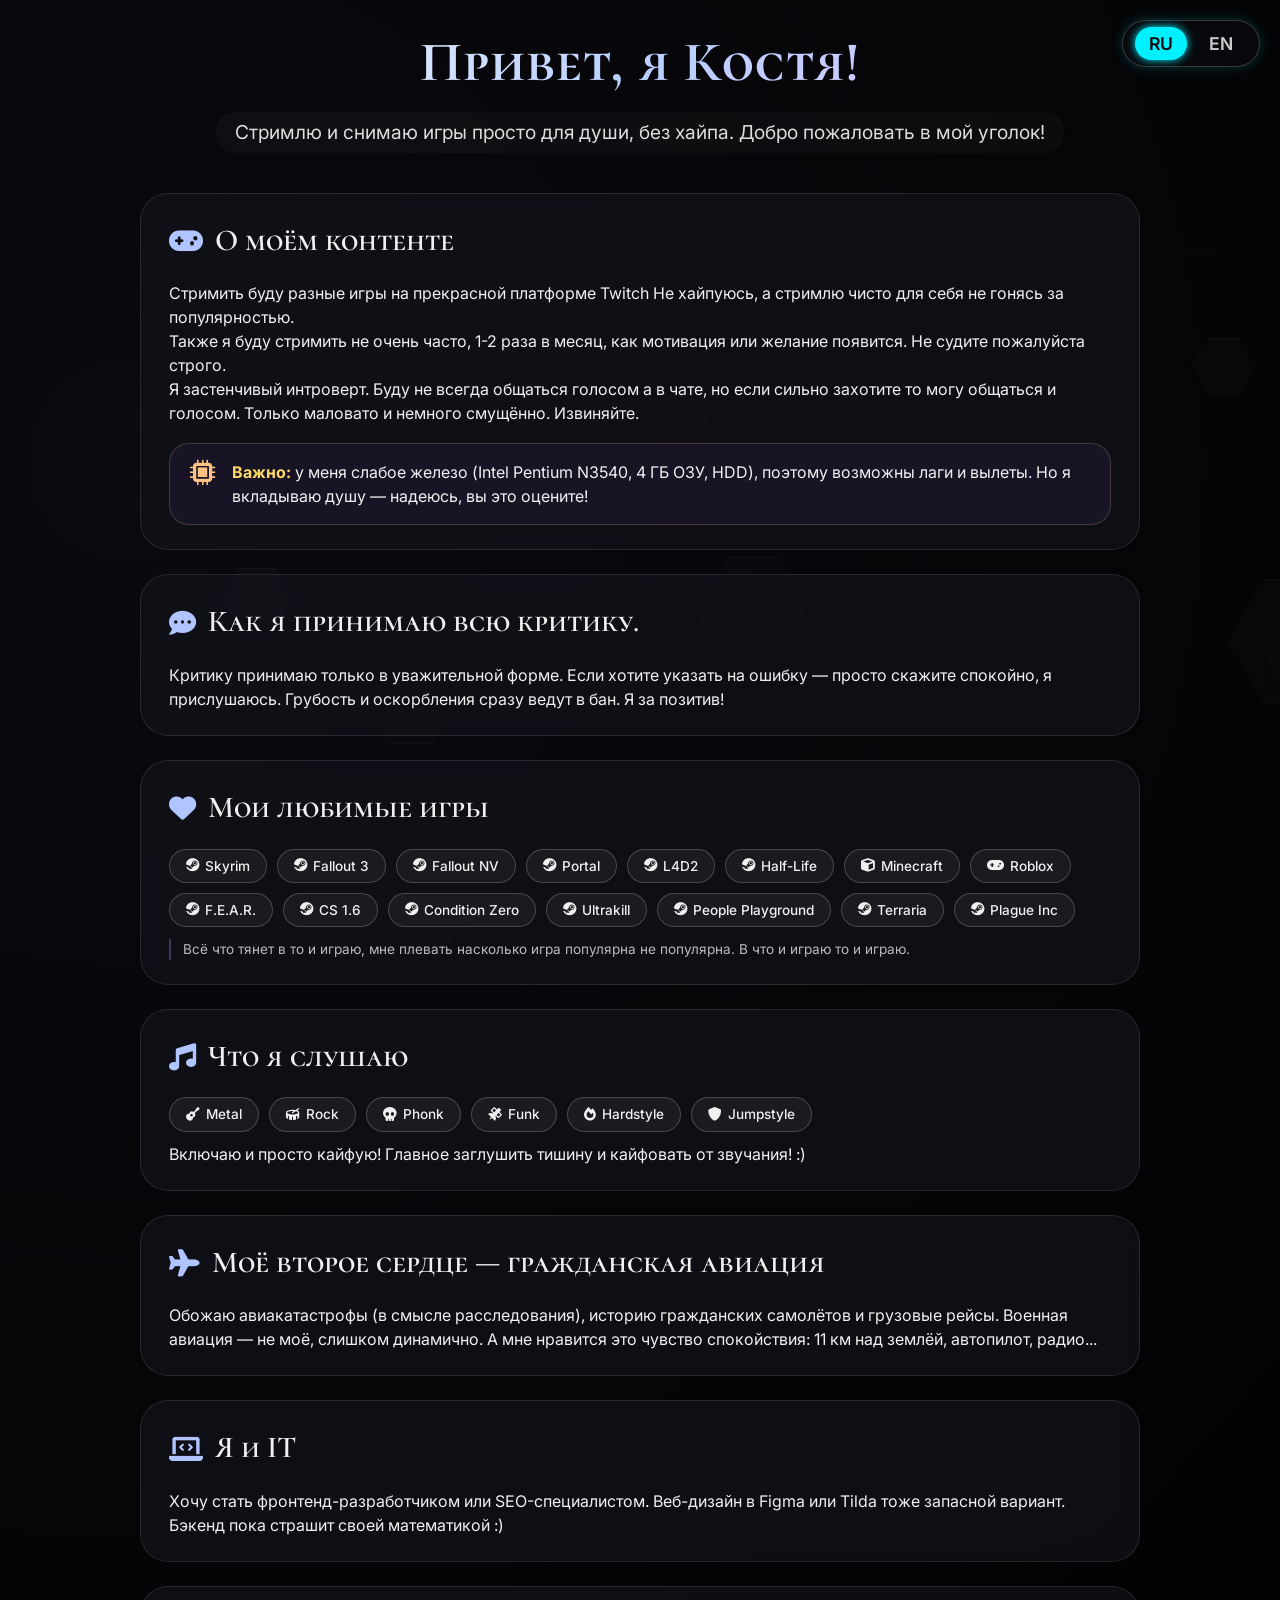
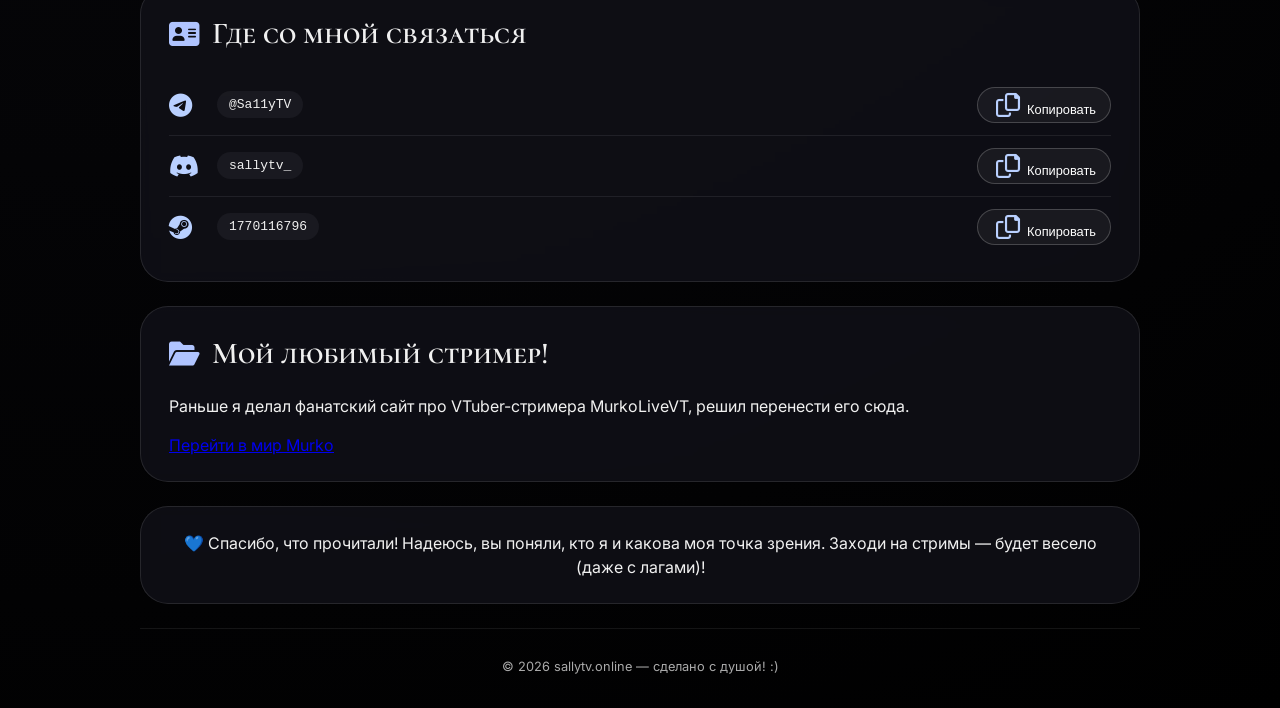
<file: index.html>
<!DOCTYPE html>
<html lang="ru">
<head>
    <meta charset="UTF-8">
    <meta name="viewport" content="width=device-width, initial-scale=1.0, viewport-fit=cover">
    
    <title>SallyTV | Стримы, игры и IT от Кости!</title>
    
    <meta name="description" content="Сайт-визитка Кости (SallyTV), Стримы без хайпа, рок, авиация и планы на фронтенд. Присоединяйся к позитиву!">
    <meta name="author" content="Konstantin SallyTV">
    <meta name="robots" content="index, follow, max-snippet:-1">
    <meta name="theme-color" content="#0a0a0f">
    
    <link rel="canonical" href="https://sallytv.online/">
    <link rel="icon" type="image/x-icon" href="/favicon.ico">
    <link rel="apple-touch-icon" href="/img/apple-touch-icon.png">
    
    <link rel="preconnect" href="https://fonts.googleapis.com">
    <link rel="preconnect" href="https://fonts.gstatic.com" crossorigin>
    
    <meta property="og:type" content="website">
    <meta property="og:title" content="SallyTV — стримы для души от Костяна">
    <meta property="og:description" content="Игры, метал, авиация и IT. Добро пожаловать в мой уголок!">
    <meta property="og:image" content="https://sallytv.online/img/og-image.jpg">
    <meta property="og:url" content="https://sallytv.online">
    <meta property="og:locale" content="ru_RU">
    
    <meta name="twitter:card" content="summary_large_image">
    <meta name="twitter:title" content="SallyTV — уголок Кости">
    <meta name="twitter:description" content="Стримы, ретро-PC, любовь к авиации и року. Заходи как к другу!">
    <meta name="twitter:image" content="https://sallytv.online/img/og-image.jpg">
    
    <script type="application/ld+json">
    {
      "@context": "https://schema.org",
      "@type": "Person",
      "name": "Konstantin SallyTV",
      "alternateName": "SallyTV",
      "description": "Стример и создатель контента а также застенчивый интроверт. Играет в игры для души, увлекается гражданской авиацией, рок-музыкой и фронтенд-разработкой.",
      "url": "https://sallytv.online",
      "image": "https://sallytv.online/img/avatar.jpg",
      "sameAs": [
        "https://t.me/Sa11yTV",
        "https://steamcommunity.com/profiles/1770116796"
      ],
      "knowsAbout": ["Видеоигры", "Фронтенд-разработка", "Гражданская авиация", "Рок-музыка"],
      "contactPoint": {
        "@type": "ContactPoint",
        "contactType": "social media",
        "url": "https://t.me/Sa11yTV",
        "availableLanguage": "Russian"
      }
    }
    </script>
    
   <link href="https://fonts.googleapis.com/css2?family=Inter:opsz,wght@14..32,300;400;500;600;700&family=Cormorant+SC:wght@400;500;600;700&display=swap" rel="stylesheet">
    <link rel="stylesheet" href="https://cdnjs.cloudflare.com/ajax/libs/font-awesome/6.0.0-beta3/css/all.min.css">
    <link rel="stylesheet" href="style.css">
</head>
<body>

<div class="lang-switch">
    <button id="langRu" class="lang-btn active">RU</button>
    <button id="langEn" class="lang-btn">EN</button>
</div>

<div class="hexagon-bg" id="hexagonBg"></div>
<div class="container">
    <header>
        <h1>Привет, я Костя!</h1>
        <div class="intro">Стримлю и снимаю игры просто для души, без хайпа. Добро пожаловать в мой уголок!</div>
    </header>

    <main>
        <section class="card" style="animation-delay: 0.02s;">
            <h2><i class="fas fa-gamepad"></i> О моём контенте</h2>
            <p>Стримить буду разные игры на прекрасной платформе Twitch Не хайпуюсь, а стримлю чисто для себя не гонясь за популярностью.</p>
            <p>Также я буду стримить не очень часто, 1-2 раза в месяц, как мотивация или желание появится. Не судите пожалуйста строго.</p>
            <p>Я застенчивый интроверт. Буду не всегда общаться голосом а в чате, но если сильно захотите то могу общаться и голосом. Только маловато и немного смущённо. Извиняйте.</p>
            <div class="warning">
                <i class="fas fa-microchip"></i>
                <p><strong>Важно:</strong> у меня слабое железо (Intel Pentium N3540, 4 ГБ ОЗУ, HDD), поэтому возможны лаги и вылеты. Но я вкладываю душу — надеюсь, вы это оцените!</p>
            </div>
        </section>

        <section class="card" style="animation-delay: 0.05s;">
            <h2><i class="fas fa-comment-dots"></i> Как я принимаю всю критику.</h2>
            <p>Критику принимаю только в уважительной форме. Если хотите указать на ошибку — просто скажите спокойно, я прислушаюсь. Грубость и оскорбления сразу ведут в бан. Я за позитив!</p>
        </section>

        <section class="card" style="animation-delay: 0.08s;">
            <h2><i class="fas fa-heart"></i> Мои любимые игры</h2>
            <div class="tags">
                <a href="https://store.steampowered.com/app/489830/" class="tag" target="_blank" rel="noopener noreferrer"><i class="fab fa-steam"></i> Skyrim</a>
                <a href="https://store.steampowered.com/app/22370/" class="tag" target="_blank" rel="noopener noreferrer"><i class="fab fa-steam"></i> Fallout 3</a>
                <a href="https://store.steampowered.com/app/22380/" class="tag" target="_blank" rel="noopener noreferrer"><i class="fab fa-steam"></i> Fallout NV</a>
                <a href="https://store.steampowered.com/app/400/" class="tag" target="_blank" rel="noopener noreferrer"><i class="fab fa-steam"></i> Portal</a>
                <a href="https://store.steampowered.com/app/550/" class="tag" target="_blank" rel="noopener noreferrer"><i class="fab fa-steam"></i> L4D2</a>
                <a href="https://store.steampowered.com/app/70/" class="tag" target="_blank" rel="noopener noreferrer"><i class="fab fa-steam"></i> Half-Life</a>
                <a href="https://www.minecraft.net/" class="tag" target="_blank" rel="noopener noreferrer"><i class="fas fa-cube"></i> Minecraft</a>
                <a href="https://www.roblox.com/" class="tag" target="_blank" rel="noopener noreferrer"><i class="fas fa-gamepad"></i> Roblox</a>
                <a href="https://store.steampowered.com/app/21090/" class="tag" target="_blank" rel="noopener noreferrer"><i class="fab fa-steam"></i> F.E.A.R.</a>
                <a href="https://store.steampowered.com/app/10/" class="tag" target="_blank" rel="noopener noreferrer"><i class="fab fa-steam"></i> CS 1.6</a>
                <a href="https://store.steampowered.com/app/80/" class="tag" target="_blank" rel="noopener noreferrer"><i class="fab fa-steam"></i> Condition Zero</a>
                <a href="https://store.steampowered.com/app/1229490/" class="tag" target="_blank" rel="noopener noreferrer"><i class="fab fa-steam"></i> Ultrakill</a>
                <a href="https://store.steampowered.com/app/1118200/" class="tag" target="_blank" rel="noopener noreferrer"><i class="fab fa-steam"></i> People Playground</a>
                <a href="https://store.steampowered.com/app/105600/" class="tag" target="_blank" rel="noopener noreferrer"><i class="fab fa-steam"></i> Terraria</a>
                <a href="https://store.steampowered.com/app/246620/Plague_Inc_Evolved/" class="tag" target="_blank" rel="noopener noreferrer"><i class="fab fa-steam"></i> Plague Inc</a>
            </div>
            <p class="note">Всё что тянет в то и играю, мне плевать насколько игра популярна не популярна. В что и играю то и играю.</p>
        </section>

        <section class="card" style="animation-delay: 0.11s;">
            <h2><i class="fas fa-music"></i> Что я слушаю</h2>
            <div class="tags">
                <span class="tag"><i class="fas fa-guitar"></i> Metal</span>
                <span class="tag"><i class="fas fa-drum"></i> Rock</span>
                <span class="tag"><i class="fas fa-skull"></i> Phonk</span>
                <span class="tag"><i class="fas fa-satellite"></i> Funk</span>
                <span class="tag"><i class="fas fa-fire"></i> Hardstyle</span>
                <span class="tag"><i class="fas fa-shield-alt"></i>Jumpstyle</span>
            </div>
            <p>Включаю и просто кайфую! Главное заглушить тишину и кайфовать! Я же интроверт и мне это надо. Хах. :)</p>
        </section>

        <section class="card" style="animation-delay: 0.14s;">
            <h2><i class="fas fa-plane"></i> Моё второе сердце — гражданская авиация</h2>
            <p>Обожаю авиакатастрофы (в смысле расследования), историю гражданских самолётов и грузовые рейсы. Военная авиация — не моё, слишком динамично. А мне нравится это чувство спокойствия: 11 км над землёй, автопилот, радио...</p>
        </section>

        <section class="card" style="animation-delay: 0.17s;">
            <h2><i class="fas fa-laptop-code"></i> Я и IT</h2>
            <p>Хочу стать фронтенд-разработчиком или SEO-специалистом. Веб-дизайн в Figma или Tilda тоже запасной вариант. Бэкенд пока страшит своей математикой :)</p>
        </section>

        <section class="card contacts" style="animation-delay: 0.20s;">
            <h2><i class="fas fa-address-card"></i> Где со мной связаться</h2>
            <ul class="contact-list">
                <li><i class="fab fa-telegram"></i> <span class="copy-text" data-copy="@Sa11yTV">@Sa11yTV</span> <button class="copy-btn" data-copy="@Sa11yTV"><i class="far fa-copy"></i> Копировать</button></li>
                <li><i class="fab fa-discord"></i> <span class="copy-text" data-copy="sallytv_">sallytv_</span> <button class="copy-btn" data-copy="sallytv_"><i class="far fa-copy"></i> Копировать</button></li>
                <li><i class="fab fa-steam"></i> <span class="copy-text" data-copy="1770116796">1770116796</span> <button class="copy-btn" data-copy="1770116796"><i class="far fa-copy"></i> Копировать</button></li>
            </ul>
        </section>
        
        <section class="card" style="animation-delay: 0.26s;">
            <h2><i class="fas fa-folder-open"></i> Мой любимый стример!</h2>
            <p>Раньше я делал фанатский сайт про VTuber-стримера MurkoLiveVT, решил перенести его сюда.</p>
            <a href="/murkolive/" class="bio-button" style="display: inline-block; margin-top: 15px;">Перейти в мир Murko</a>
        </section>

        <section class="card" style="animation-delay: 0.23s;">
            <p style="text-align:center; font-size:1rem;">💙 Спасибо, что прочитали! Надеюсь, вы поняли, кто я и какова моя точка зрения. Заходи на стримы — будет весело (даже с лагами)!</p>
        </section>
    </main>

    <footer>
        <p>© <span id="current-year"></span> sallytv.online — сделано с душой! :)</p>
    </footer>
</div>

<div id="toastMessage" class="toast-notify">✓ Скопировано!</div>

<script src="script.js" defer></script>
</body>
</html>
</file>
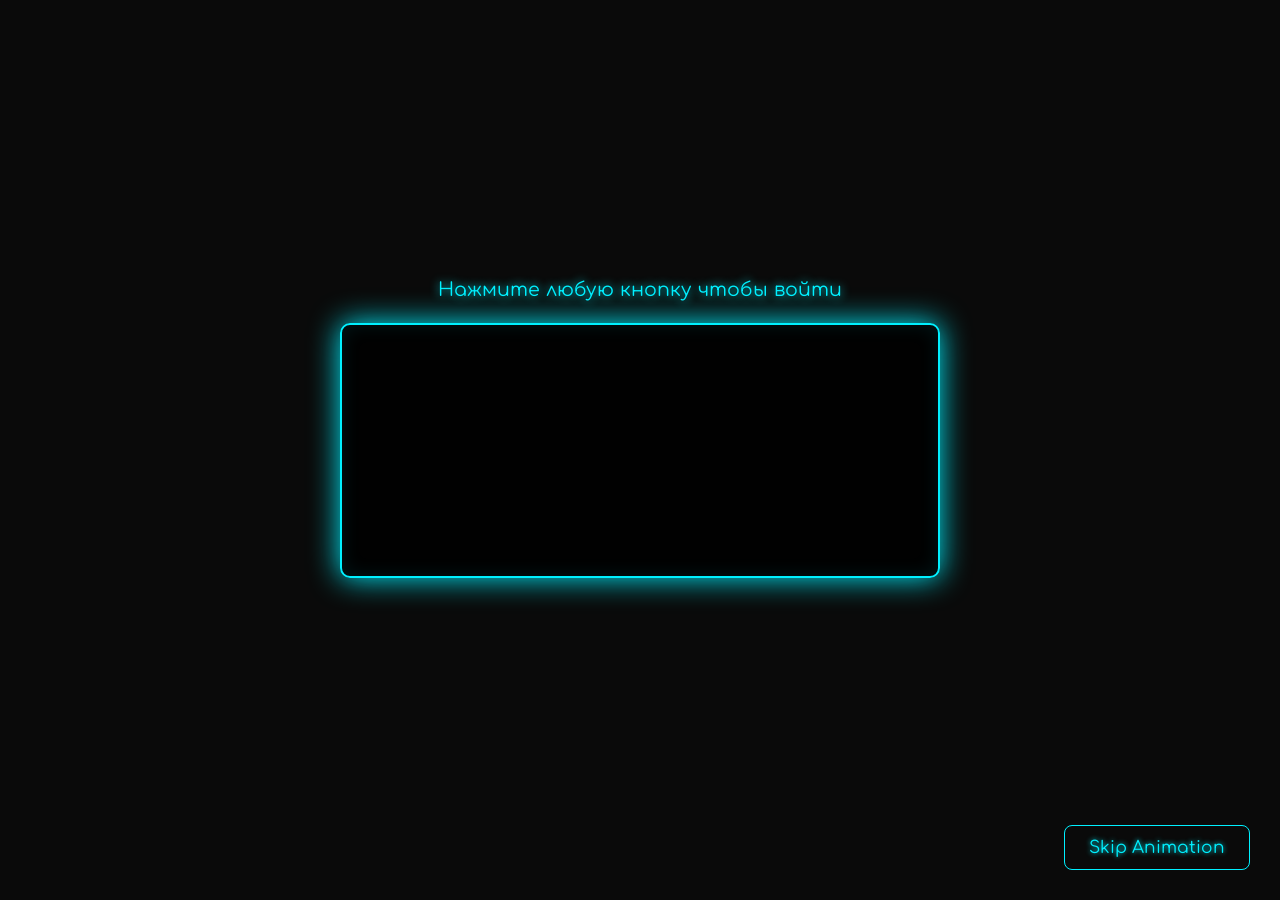
<file: murkolive/index.html>
<!DOCTYPE html>
<html lang="ru" itemscope itemtype="https://schema.org/WebSite">
<head>
    <meta charset="UTF-8">
    <meta name="viewport" content="width=device-width, initial-scale=1.0">
    
    <!-- ОПТИМИЗИРОВАННЫЕ МЕТА-ТЕГИ -->
    <title>MurkoVT - Дом для самых тёплых стримов | Фанатский сайт с любовью</title>
    <meta name="description" content="Уютный уголок для фанатов MurkoLiveVT. Здесь живёт расписание стримов, архив самых тёплых моментов и всё, что нужно для сердца настоящего фаната Мурко.">
    <meta name="keywords" content="MurkoLiveVT, Мурко стример, уютные стримы, русский VTuber, наш Мурко, комьюнити Murko, Murko, Мурко, Мурко Лайв, Murko Live, Мурко Стрим, Murko Stream, Мурко Втубер, Murko Vtuber, Втубер, Vtuber, ВТ, VT, Втуберы, Vtubers, Витуберы, Vituber, Стрим, Stream, Twitch, Telegram, Tiktok, SallyTV, Katalca, Giftirk, СаллиТВ, Салли, Каталка, Гифтирк, MurkoVT, МуркоВТ.">
    <meta name="author" content="SallyTV с любовью к Мурко">
    
    <!-- МИКРОРАЗМЕТКА SCHEMA.ORG -->
    <script type="application/ld+json">
    {
        "@context": "https://schema.org",
        "@type": "Person",
        "name": "MurkoVT",
        "description": "Тот самый VTuber, у которого стримы как тёплый плед в холодный вечер",
        "url": "https://murkolive.info",
        "image": "https://murkolive.info/Media/MurkoLive.jpg",
        "sameAs": [
            "https://t.me/murkoLiveVT",
            "https://www.twitch.tv/murkolivevt",
            "https://www.youtube.com/@MurkoVideos",
            "https://www.tiktok.com/@murkovideos"
        ],
        "knowsAbout": ["VTuber", "Стриминг", "Уютные разговоры", "Игры с душой"],
        "mainEntityOfPage": {
            "@type": "WebPage",
            "@id": "https://murkolive.info"
        }
    }
    </script>

    <!-- OPEN GRAPH -->
    <meta property="og:title" content="MurkoVT - Здесь живёт уют">
    <meta property="og:description" content="Место, где фанаты Мурко собираются вместе. Расписание стримов, архив счастливых моментов и море тёплых воспоминаний.">
    <meta property="og:image" content="https://murkolive.info/Media/MurkoLive.jpg">
    <meta property="og:url" content="https://murkolive.info">
    <meta property="og:type" content="website">
    <meta property="og:site_name" content="Дом MurkoLiveVT">
    <meta property="og:locale" content="ru_RU">

    <!-- TWITTER CARD -->
    <meta name="twitter:card" content="summary_large_image">
    <meta name="twitter:title" content="MurkoVT - Наш уютный уголок">
    <meta name="twitter:description" content="Фанатский сайт, созданный с нежностью и заботой о самом тёплом VTuber">
    <meta name="twitter:image" content="https://murkolive.info/Media/MurkoLive.jpg">

    <!-- FAVICON -->
    <link rel="icon" type="image/x-icon" href="https://murkolive.info/favicons/favicon.ico">
    <link rel="icon" type="image/png" sizes="32x32" href="https://murkolive.info/favicons/favicon-32x32.png">
    <link rel="icon" type="image/png" sizes="16x16" href="https://murkolive.info/favicons/favicon-16x16.png">
    <link rel="apple-touch-icon" sizes="180x180" href="https://murkolive.info/favicons/apple-touch-icon.png">

    <!-- CANONICAL -->
    <link rel="canonical" href="https://murkolive.info">

 <!-- В head всех страниц можно добавить-->
<meta name="theme-color" content="#00f0ff">
<link rel="manifest" href="site.webmanifest">

    <!-- STYLES -->
    <link href="https://fonts.googleapis.com/css2?family=Comfortaa:wght@300;400;500;600;700&display=swap" rel="stylesheet">
    <link rel="stylesheet" href="style.css">
</head>
<body itemscope itemtype="https://schema.org/WebPage">
    <!-- Фоновые элементы -->
    <div class="background-image" id="backgroundImage"></div>
    <div class="background-overlay"></div>

    <!-- Loading Screen -->
    <div class="loading-screen" id="loadingScreen">
        <div class="terminal">
            <div class="hint hint-top" id="hint1">Нажмите любую кнопку чтобы войти</div>
            
            <div class="terminal-line" id="line1"></div>
            <div class="terminal-line" id="line2"></div>
            <div class="terminal-line" id="line3"></div>
            
            <div class="progress-bar" id="progressBar">
                <div class="progress-fill" id="progressFill"></div>
            </div>
            
            <div class="hint hint-bottom" id="hint2" style="display: none;">Нажмите любую кнопку чтобы ввести пароль</div>
        </div>
        <button class="skip-btn" id="skipBtn">Skip Animation</button>
    </div>

    <!-- ===== ПРЕДЗАГРУЗКА ВСЕГО САЙТА ===== -->
 <!-- Предзагрузка шрифтов и подключений -->
 <link rel="preconnect" href="https://fonts.googleapis.com">
 <link rel="preconnect" href="https://fonts.gstatic.com" crossorigin>
 <link rel="preconnect" href="." crossorigin>

 <!-- Предзагрузка CSS и JS -->
 <link rel="preload" href="style.css" as="style">
 <link rel="preload" href="script.js" as="script">

 <!-- Предзагрузка страниц (скрытая, для мгновенной навигации) -->
 <link rel="prefetch" href="bio.html" as="document" crossorigin="anonymous">
 <link rel="prefetch" href="archive.html" as="document" crossorigin="anonymous">

 <!-- Предзагрузка первых 8 фото архива (для быстрого показа) -->
 <link rel="prefetch" href="Media/MurkoArchive/1.png" as="image" type="image/png">
 <link rel="prefetch" href="Media/MurkoArchive/2.png" as="image" type="image/png">
 <link rel="prefetch" href="Media/MurkoArchive/3.png" as="image" type="image/png">
 <link rel="prefetch" href="Media/MurkoArchive/4.png" as="image" type="image/png">
 <link rel="prefetch" href="Media/MurkoArchive/5.png" as="image" type="image/png">
 <link rel="prefetch" href="Media/MurkoArchive/6.png" as="image" type="image/png">
 <link rel="prefetch" href="Media/MurkoArchive/7.png" as="image" type="image/png">
 <link rel="prefetch" href="Media/MurkoArchive/8.png" as="image" type="image/png">

    <!-- Main Content -->
    <div class="main-content" id="mainContent">
        <!-- Кнопка управления музыкой -->
        <div class="music-control" id="musicControl" title="Включить/выключить музыку">
            ♫
        </div>
        
        <div class="easter-egg" onclick="showRickroll()">Мурко, мы скучали по твоим стримам!</div>
        <div class="creator-signature">Собрано с теплом и заботой от SallyTV</div>
        
        <div class="container">
            <!-- Аватар -->
            <div class="avatar" itemprop="image" itemscope itemtype="https://schema.org/ImageObject">
                <img src="Media/MurkoLive.jpg" alt="Тот самый Мурко, который делает наши вечера теплее" itemprop="url" onerror="handleImageError(this)">
                <meta itemprop="width" content="400">
                <meta itemprop="height" content="400">
            </div>
            
            <!-- Мобильная пасхалка -->
            <div class="mobile-easter-egg" onclick="handleMobileEasterEgg()">Мурко, мы скучали по твоим стримам!</div>
            
            <h1 class="title" itemprop="headline">Добро пожаловать в дом MurkoLiveVT</h1>
            <p class="subtitle" itemprop="description">Здесь живёт наше комьюнити, тёплые воспоминания и всё самое важное о нашем любимом VTuber</p>
            
            <!-- Основной контент с расписанием и панелями -->
            <div class="content-wrapper">
                <!-- Schedule Table -->
                <div class="schedule-container" itemprop="description">
                    <div class="schedule-title">Когда Мурко будет с нами?</div>
                    <table class="schedule-table">
                        <tr>
                            <td class="day-cell">Понедельник</td>
                            <td class="time-cell">Вечерние посиделки</td>
                        </tr>
                        <tr>
                            <td class="day-cell">Вторник</td>
                            <td class="time-cell">Тёплые разговоры</td>
                        </tr>
                        <tr>
                            <td class="day-cell">Среда</td>
                            <td class="time-cell">Совместные игры</td>
                        </tr>
                        <tr>
                            <td class="day-cell">Четверг</td>
                            <td class="time-cell">Вечер у камина</td>
                        </tr>
                        <tr>
                            <td class="day-cell">Пятница</td>
                            <td class="time-cell">Праздничная атмосфера</td>
                        </tr>
                    </table>
                    <div style="margin-top: 15px; color: #88ccff; font-size: 15px; text-align: center;">
                        Обычно с 20:00 до глубокой ночи 💫
                    </div>
                </div>
                
                <!-- Панели ссылок -->
                <div class="panels-container">
                    <a href="https://t.me/murkoLiveVT" class="panel telegram" target="_blank" rel="noopener noreferrer" itemprop="sameAs" aria-label="Telegram канал MurkoLiveVT">
                        <span class="panel-text">Telegram</span>
                        <div class="panel-icon">
                            <img src="Media/Telegram.png" alt="Telegram иконка" onerror="handleImageError(this)">
                        </div>
                        <div class="particles">
                            <div class="particle"></div>
                            <div class="particle"></div>
                            <div class="particle"></div>
                            <div class="particle"></div>
                            <div class="particle"></div>
                            <div class="particle"></div>
                        </div>
                    </a>
                    
                    <a href="https://www.youtube.com/@MurkoVideos" class="panel youtube" target="_blank" rel="noopener noreferrer" itemprop="sameAs" aria-label="YouTube канал MurkoLiveVT">
                        <span class="panel-text">YouTube</span>
                        <div class="panel-icon">
                            <img src="Media/YouTube.png" alt="YouTube иконка" onerror="handleImageError(this)">
                        </div>
                        <div class="particles">
                            <div class="particle"></div>
                            <div class="particle"></div>
                            <div class="particle"></div>
                            <div class="particle"></div>
                            <div class="particle"></div>
                            <div class="particle"></div>
                        </div>
                    </a>
                    
                    <a href="https://www.twitch.tv/MurkoVT" class="panel twitch" target="_blank" rel="noopener noreferrer" itemprop="sameAs" aria-label="Twitch канал MurkoLiveVT">
                        <span class="panel-text">Twitch</span>
                        <div class="panel-icon">
                            <img src="Media/Twitch.png" alt="Twitch иконка" onerror="handleImageError(this)">
                        </div>
                        <div class="particles">
                            <div class="particle"></div>
                            <div class="particle"></div>
                            <div class="particle"></div>
                            <div class="particle"></div>
                            <div class="particle"></div>
                            <div class="particle"></div>
                        </div>
                    </a>
                    
                    <a href="https://www.tiktok.com/@murkovideos" class="panel tiktok" target="_blank" rel="noopener noreferrer" itemprop="sameAs" aria-label="TikTok аккаунт MurkoLiveVT">
                        <span class="panel-text">TikTok</span>
                        <div class="panel-icon">
                            <img src="Media/TikTok.png" alt="TikTok иконка" onerror="handleImageError(this)">
                        </div>
                        <div class="particles">
                            <div class="particle"></div>
                            <div class="particle"></div>
                            <div class="particle"></div>
                            <div class="particle"></div>
                            <div class="particle"></div>
                            <div class="particle"></div>
                        </div>
                    </a>
                </div>
            </div>
            
            <!-- Кнопки навигации -->
            <div style="text-align: center; margin: 30px 0; display: flex; justify-content: center; gap: 15px; flex-wrap: wrap;">
                <a href="bio.html" class="bio-button">О Мурко...</a>
                <a href="archive.html" class="bio-button" style="border-color: var(--neon-purple); color: var(--neon-purple);">
                    📸 Архив
                </a>
            </div>
            
            <!-- Тёплый контент для души -->
            <div class="seo-content">
                <div class="seo-section">
                    <h2>Почему мы так любим MurkoVT?</h2>
                    <p>Это не просто стримы. Это тёплые вечера, наполненные искренним смехом, душевными разговорами и той особой атмосферой, которую создаёт Мурко. Здесь каждый чувствует себя как дома, как часть большой и дружной семьи.</p>
                    <p>MurkoVT — это VTuber, который действительно заботится о своём комьюнити. Его стримы — это место, где можно отдохнуть душой, поделиться своими мыслями и просто провести время в хорошей компании.</p>
                </div>
                
                <div class="seo-section">
                    <h2>Что ждёт тебя на стримах?</h2>
                    <p>Уютные игры, задушевные беседы, смешные моменты и море позитива. Мурко умеет создать такую атмосферу, что даже в самый хмурый день на душе становится светлее. А наше комьюнити — самое тёплое и поддерживающее сообщество, которое только можно представить.</p>
                </div>
                
                <div class="seo-section">
                    <h2>Как оставаться на связи?</h2>
                    <p>Все самые важные ссылки собраны здесь, на этой страничке. Telegram — для ежедневного общения и анонсов, Twitch — для просто шикарных стримов, YouTube — чтобы пересмотреть самые тёплые моменты, TikTok — для смешных моментов. Выбирай, что тебе по душе!</p>
                </div>
            </div>
            
            <!-- Личное сообщение -->
            <div class="personal-message">
                💌 Лично Мурко можно написать в Telegram: @liveMurkoVT
            </div>
            
            <!-- Скрытые ссылки для поисковиков -->
            <div style="display: none;" aria-hidden="true">
                <a href="https://t.me/murkoLiveVT" itemprop="sameAs">Telegram MurkoLiveVT</a>
                <a href="https://www.twitch.tv/murkolivevt" itemprop="sameAs">Twitch MurkoLiveVT</a>
                <a href="https://www.youtube.com/@MurkoVideos" itemprop="sameAs">YouTube MurkoVideos</a>
                <a href="https://www.tiktok.com/@murkovideos" itemprop="sameAs">TikTok MurkoVideos</a>
                <img src="Media/MurkoLive.jpg" alt="MurkoLiveVT - наш любимый VTuber" itemprop="image">
            </div>
        </div>
    </div>

    <!-- Аудио элемент -->
    <audio id="bgMusic" loop>
        <source src="Media/Music.mp3" type="audio/mpeg">
        Ваш браузер не поддерживает музыку, но мы всё равно вас любим!
    </audio>

    <script src="script.js"></script>
</body>
</html>
</file>
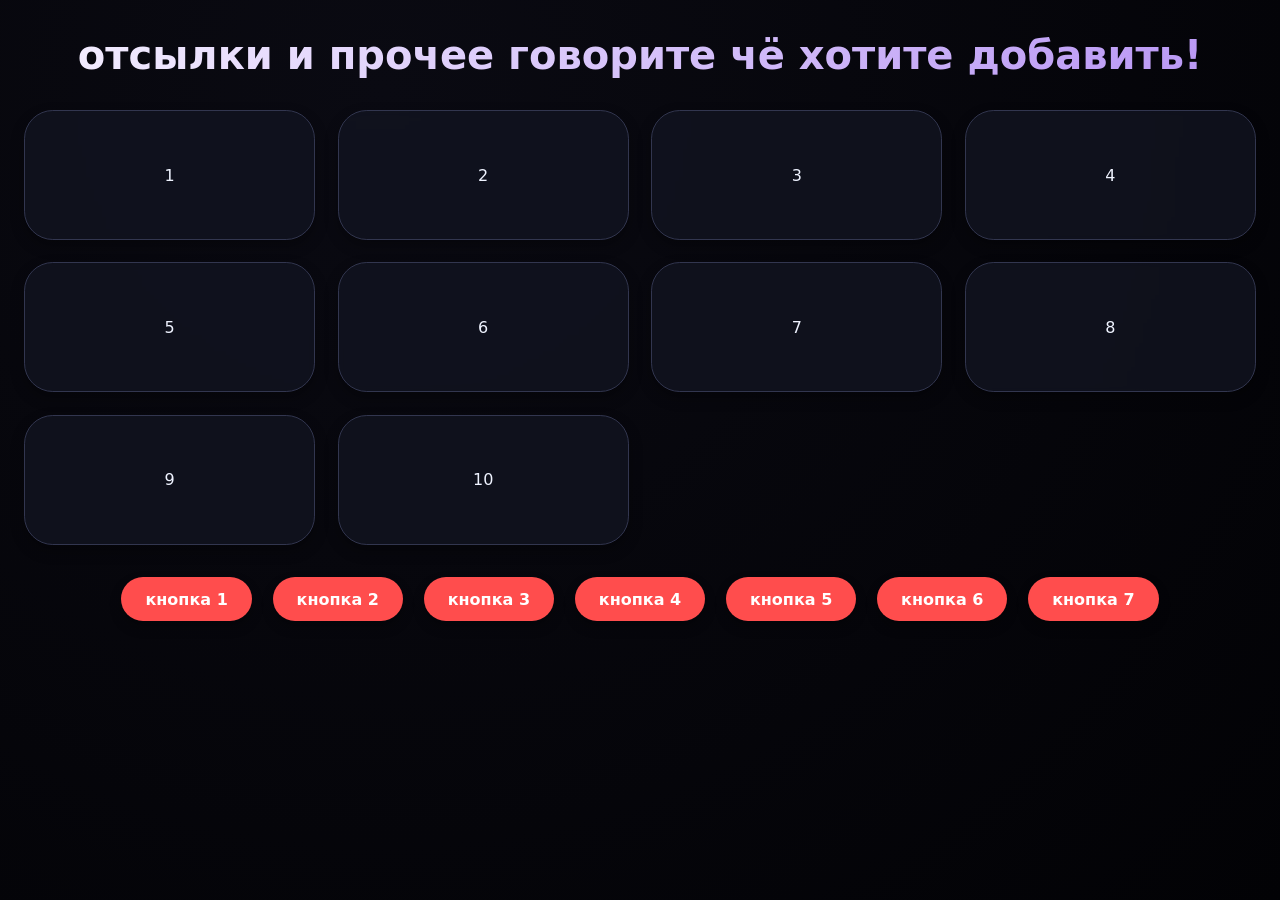
<file: flood.html>
<!DOCTYPE html>
<html lang="ru">
<head>
    <meta charset="UTF-8">
    <meta name="viewport" content="width=device-width, initial-scale=1.0">
    <title>Отсылки LuniperKill Flood</title>
    <style>
        * {
            margin: 0;
            padding: 0;
            box-sizing: border-box;
        }
        body {
            background: radial-gradient(circle at 30% 10%, #0a0a12, #020205);
            font-family: 'Segoe UI', 'Inter', system-ui, sans-serif;
            color: #edf2fb;
            padding: 2rem 1.5rem;
            min-height: 100vh;
        }
        .container {
            max-width: 1300px;
            margin: 0 auto;
            text-align: center;
        }
        h1 {
            font-size: 2.5rem;
            font-weight: 600;
            background: linear-gradient(130deg, #f5f0ff, #b794f4);
            background-clip: text;
            -webkit-background-clip: text;
            color: transparent;
            margin-bottom: 2rem;
        }
        .records-grid {
            display: grid;
            grid-template-columns: repeat(auto-fill, minmax(240px, 1fr));
            gap: 1.4rem;
            margin-bottom: 2rem;
        }
        .text-slot {
            background: rgba(18, 20, 33, 0.8);
            backdrop-filter: blur(3px);
            border: 1px solid #32364f;
            border-radius: 1.8rem;
            padding: 1.2rem;
            min-height: 130px;
            font-size: 1rem;
            color: #eff3ff;
            text-align: center;
            display: flex;
            align-items: center;
            justify-content: center;
            box-shadow: 0 6px 14px rgba(0, 0, 0, 0.3);
        }
        .buttons-container {
            display: flex;
            flex-wrap: wrap;
            justify-content: center;
            gap: 1.3rem;
            margin: 1.5rem 0 2rem;
        }
        .color-btn {
            background: #ff4d4d;
            border: none;
            border-radius: 60px;
            padding: 0.8rem 1.5rem;
            min-width: 130px;
            font-size: 1rem;
            font-weight: 600;
            color: white;
            text-align: center;
            cursor: pointer;
            transition: background 0.2s ease, transform 0.1s;
            box-shadow: 0 6px 12px rgba(0, 0, 0, 0.3);
            font-family: inherit;
        }
        .color-btn:hover {
            transform: scale(1.02);
            filter: brightness(1.05);
        }
        .color-btn:active {
            transform: scale(0.98);
        }
        @media (max-width: 680px) {
            .text-slot {
                min-height: 100px;
            }
            .color-btn {
                min-width: 110px;
            }
        }
    </style>
</head>
<body>
<div class="container">
    <h1>отсылки и прочее говорите чё хотите добавить!</h1>

    <div class="records-grid">
        <div class="text-slot">1</div>
        <div class="text-slot">2</div>
        <div class="text-slot">3</div>
        <div class="text-slot">4</div>
        <div class="text-slot">5</div>
        <div class="text-slot">6</div>
        <div class="text-slot">7</div>
        <div class="text-slot">8</div>
        <div class="text-slot">9</div>
        <div class="text-slot">10</div>
    </div>

    <div class="buttons-container">
        <button class="color-btn">кнопка 1</button>
        <button class="color-btn">кнопка 2</button>
        <button class="color-btn">кнопка 3</button>
        <button class="color-btn">кнопка 4</button>
        <button class="color-btn">кнопка 5</button>
        <button class="color-btn">кнопка 6</button>
        <button class="color-btn">кнопка 7</button>
    </div>
</div>

<script>
    const colorGradient = [
        "#ff4d4d",
        "#ff8c42",
        "#ffd966",
        "#6fcf97",
        "#5dade2",
        "#5b5be6",
        "#b97aff"
    ];
    const buttons = document.querySelectorAll('.color-btn');
    buttons.forEach((btn) => {
        btn.style.backgroundColor = colorGradient[0];
        let index = 0;
        btn.addEventListener('click', () => {
            index = (index + 1) % colorGradient.length;
            btn.style.backgroundColor = colorGradient[index];
        });
    });
</script>
</body>
</html>
</file>
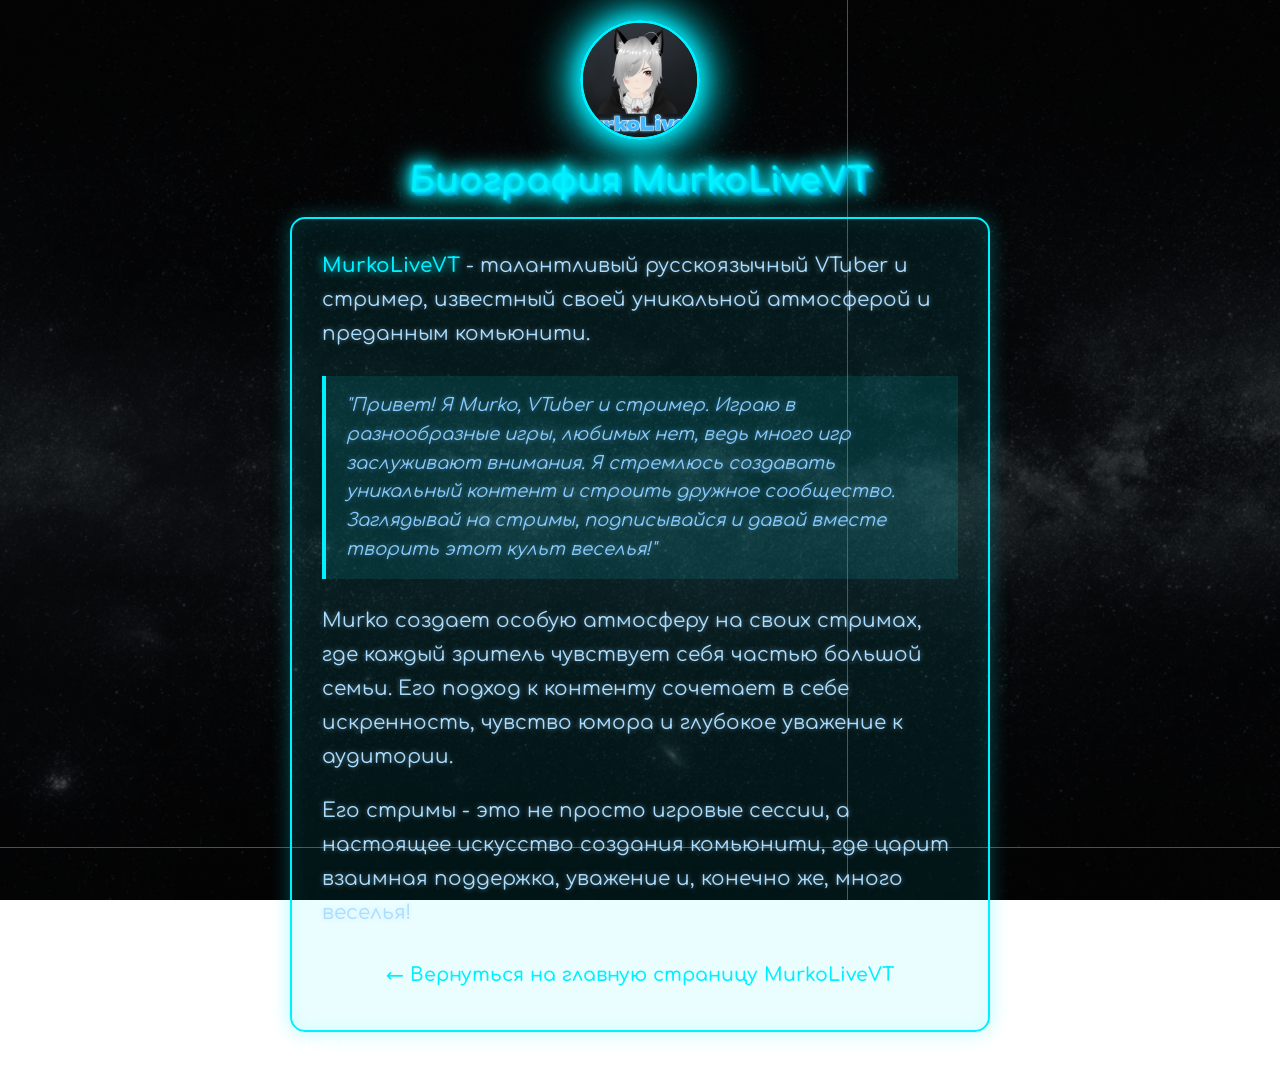
<file: murkolive/bio.html>
<!DOCTYPE html>
<html lang="ru" itemscope itemtype="https://schema.org/WebSite">
<head>
    <meta charset="UTF-8">
    <meta name="viewport" content="width=device-width, initial-scale=1.0">
    
    <!-- ОПТИМИЗИРОВАННЫЕ МЕТА-ТЕГИ -->
    <title>Биография MurkoLiveVT | Русский VTuber стример - Fan Site</title>
    <meta name="description" content="Биография MurkoLiveVT - русского VTuber и стримера. Узнайте больше о творчестве Мурко и его комьюнити. Фанатский сайт.">
    <meta name="keywords" content="биография MurkoLiveVT, Мурко стример информация, VTuber биография, MurkoLiveVT о стримере">
    <meta name="author" content="SallyTV">
    
    <!-- Open Graph -->
    <meta property="og:type" content="website">
    <meta property="og:title" content="Биография MurkoLiveVT - Русский VTuber">
    <meta property="og:description" content="Биография стримера MurkoLiveVT - VTuber и создатель контента">
    <meta property="og:url" content="https://murkolive.info/bio">
    <meta property="og:image" content="https://murkolive.info/Media/MurkoLive.jpg">
    
    <!-- Favicon -->
    <link rel="icon" type="image/x-icon" href="favicons/favicon.ico">
    <link rel="icon" type="image/png" sizes="32x32" href="favicons/favicon-32x32.png">
    <link rel="icon" type="image/png" sizes="16x16" href="favicons/favicon-16x16.png">
    <link rel="apple-touch-icon" sizes="180x180" href="favicons/apple-touch-icon.png">

    <link rel="canonical" href="https://murkolive.info/bio" />
    <meta property="og:url" content="https://murkolive.info/bio">

<!-- В head всех страниц можно добавить: -->
<meta name="theme-color" content="#00f0ff">
<link rel="manifest" href="site.webmanifest">
    
    <link href="https://fonts.googleapis.com/css2?family=Comfortaa:wght@300;400;500;600;700&display=swap" rel="stylesheet">
    <link rel="stylesheet" href="style.css">
</head>
<body itemscope itemtype="https://schema.org/WebPage">
    <!-- Фоновые элементы -->
    <div class="background-image" id="backgroundImage"></div>
    <div class="background-overlay"></div>

    <!-- Main Content -->
    <div class="container">
        <!-- Аватар -->
        <div class="avatar">
            <img src="Media/MurkoLive.jpg" alt="MurkoLiveVT - аватар стримера Мурко" onerror="handleImageError(this)">
        </div>
        
        <h1 class="title" itemprop="headline">Биография MurkoLiveVT</h1>
        
        <!-- Контент биографии -->
        <div class="bio-content">
            <p class="bio-text">
                <span class="bio-highlight">MurkoLiveVT</span> - талантливый русскоязычный VTuber и стример, известный своей уникальной атмосферой и преданным комьюнити.
            </p>
            
            <div class="bio-quote">
                "Привет! Я Murko, VTuber и стример. Играю в разнообразные игры, любимых нет, ведь много игр заслуживают внимания. Я стремлюсь создавать уникальный контент и строить дружное сообщество. Заглядывай на стримы, подписывайся и давай вместе творить этот культ веселья!"
            </div>
            
            <p class="bio-text">
                Murko создает особую атмосферу на своих стримах, где каждый зритель чувствует себя частью большой семьи. Его подход к контенту сочетает в себе искренность, чувство юмора и глубокое уважение к аудитории.
            </p>
            
            <p class="bio-text">
                Его стримы - это не просто игровые сессии, а настоящее искусство создания комьюнити, где царит взаимная поддержка, уважение и, конечно же, много веселья!
            </p>

            <!-- Ссылка на главную -->
            <div class="bio-home-link">
                <a href="index.html">← Вернуться на главную страницу MurkoLiveVT</a>
            </div>
        </div>
        
        <div class="creator-signature">Создано с любовью от SallyTV</div>
    </div>

    <script src="script.js"></script>
</body>
</html>
</file>
<file: style.css>
/* RESET + база */
* {
    margin: 0;
    padding: 0;
    box-sizing: border-box;
}

body {
    font-family: 'Inter', sans-serif;
    background: radial-gradient(circle at 10% 20%, #0a0a0f, #000000);
    color: #f0f0f0;
    line-height: 1.5;
    padding: 20px;
    min-height: 100vh;
    position: relative;
}

:root {
    --bg-dark: #0a0a0f;
    --text-light: #f0f0f0;
    --accent-blue: #b0c4ff;
    --accent-dark: #3a3a44;
    --warning-bg: #1e192d;
    --warning-border: #ffc285;
    --neon-blue: #00f0ff;
    --card-bg: rgba(18, 18, 26, 0.75);
    --border-light: rgba(255, 255, 255, 0.1);
    --copy-btn-hover: rgba(200, 220, 255, 0.2);
}

/* скролл только для десктопа */
@media (min-width: 681px) {
    ::-webkit-scrollbar {
        width: 5px;
    }
    ::-webkit-scrollbar-track {
        background: #111;
    }
    ::-webkit-scrollbar-thumb {
        background: #3a3a44;
        border-radius: 6px;
    }
}

/* === ФОН с шестиугольниками (только на десктопе) === */
.hexagon-bg {
    position: fixed;
    inset: 0;
    overflow: hidden;
    pointer-events: none;
    z-index: 0;
}

.hexagon {
    position: absolute;
    background: rgba(255, 255, 255, 0.08);
    border: 1px solid rgba(255, 255, 255, 0.15);
    clip-path: polygon(25% 0%, 75% 0%, 100% 50%, 75% 100%, 25% 100%, 0% 50%);
    will-change: transform;
    box-shadow: 0 0 6px rgba(100, 150, 255, 0.05);
}

@keyframes float {
    0% { transform: translate(0, 0) rotate(0deg); }
    25% { transform: translate(12px, -8px) rotate(2deg); }
    50% { transform: translate(5px, 12px) rotate(4deg); }
    75% { transform: translate(-8px, 6px) rotate(2deg); }
    100% { transform: translate(0, 0) rotate(0deg); }
}

/* на мобильных скрываем шестиугольники */
@media (max-width: 680px) {
    .hexagon-bg {
        display: none;
    }
}

/* контейнер */
.container {
    max-width: 1000px;
    margin: 0 auto;
    position: relative;
    z-index: 2;
}

/* шапка */
header {
    text-align: center;
    margin-bottom: 40px;
    animation: fadeUp 0.6s ease-out;
}

h1 {
    font-family: 'Cormorant SC', serif;
    font-size: 3.5rem;
    font-weight: 700;
    background: linear-gradient(135deg, #ffffff, #b9d0ff, #e0c3ff);
    background-clip: text;
    -webkit-background-clip: text;
    color: transparent;
    margin-bottom: 8px;
    letter-spacing: 1px;
}

.intro {
    font-size: 1.2rem;
    background: rgba(255, 255, 245, 0.03);
    backdrop-filter: blur(2px);
    display: inline-block;
    padding: 6px 20px;
    border-radius: 50px;
    font-weight: 400;
    color: #ddd;
}

/* карточки — стекломорфизм, но на мобильных убираем размытие */
.card {
    background: rgba(18, 18, 26, 0.75);
    border: 1px solid rgba(255, 255, 255, 0.1);
    border-radius: 28px;
    padding: 24px 28px;
    margin-bottom: 24px;
    transition: transform 0.2s ease, border-color 0.2s;
    animation: fadeUp 0.5s ease-out backwards;
}

.card:hover {
    transform: translateY(-3px);
    border-color: rgba(255, 255, 255, 0.25);
    background: rgba(22, 22, 32, 0.8);
}

@media (min-width: 681px) {
    .card {
        backdrop-filter: blur(8px);
    }
}

.card h2 {
    font-family: 'Cormorant SC', serif;
    font-size: 1.9rem;
    font-weight: 600;
    margin-bottom: 18px;
    display: flex;
    align-items: center;
    gap: 12px;
}

.card h2 i {
    font-size: 1.7rem;
    color: #b0c4ff;
}

/* теги */
.tags {
    display: flex;
    flex-wrap: wrap;
    gap: 10px;
    margin: 18px 0 10px;
}

.tag {
    background: rgba(255, 255, 255, 0.05);
    border: 1px solid rgba(255, 255, 255, 0.2);
    padding: 6px 16px;
    border-radius: 40px;
    font-size: 0.85rem;
    font-weight: 500;
    transition: 0.15s;
    text-decoration: none;
    color: #f0f0f0;
    display: inline-flex;
    align-items: center;
    gap: 6px;
}

.tag:hover {
    background: rgba(120, 150, 255, 0.2);
    border-color: rgba(180, 200, 255, 0.6);
    transform: scale(1.02);
}

.note {
    font-size: 0.85rem;
    color: #bbb;
    margin-top: 12px;
    padding-left: 12px;
    border-left: 2px solid #3a3a55;
}

.warning {
    background: rgba(30, 25, 45, 0.7);
    border-radius: 20px;
    padding: 16px 20px;
    display: flex;
    gap: 16px;
    margin-top: 18px;
    border: 1px solid rgba(255, 200, 150, 0.2);
}

.warning i {
    font-size: 1.6rem;
    color: #ffc285;
}

.warning p strong {
    color: #ffd966;
}

/* контакты */
.contact-list {
    list-style: none;
}

.contact-list li {
    display: flex;
    align-items: center;
    gap: 16px;
    padding: 12px 0;
    border-bottom: 1px solid rgba(255, 255, 255, 0.08);
    flex-wrap: wrap;
}

.contact-list li:last-child {
    border-bottom: none;
}

.contact-list i {
    width: 32px;
    font-size: 1.5rem;
    color: #b9d0ff;
}

.copy-text {
    cursor: pointer;
    background: rgba(255, 255, 240, 0.05);
    padding: 4px 12px;
    border-radius: 32px;
    font-family: monospace;
    font-weight: 500;
}

.copy-btn {
    background: rgba(255, 255, 255, 0.05);
    border: 1px solid rgba(255, 255, 255, 0.2);
    padding: 5px 14px;
    border-radius: 40px;
    font-size: 0.8rem;
    cursor: pointer;
    color: white;
    transition: 0.15s;
    margin-left: auto;
}

.copy-btn:hover {
    background: rgba(200, 220, 255, 0.2);
    transform: scale(0.97);
}

.toast-notify {
    position: fixed;
    bottom: 25px;
    left: 50%;
    transform: translateX(-50%);
    background: #1e1e2aee;
    backdrop-filter: blur(12px);
    padding: 10px 24px;
    border-radius: 40px;
    font-size: 0.85rem;
    font-weight: 500;
    border: 1px solid rgba(255, 255, 255, 0.2);
    z-index: 1000;
    opacity: 0;
    transition: opacity 0.2s;
    pointer-events: none;
    white-space: nowrap;
}

.toast-notify.show {
    opacity: 1;
}

footer {
    text-align: center;
    padding: 28px 0 12px;
    font-size: 0.8rem;
    border-top: 1px solid rgba(255, 255, 255, 0.08);
    margin-top: 16px;
    color: #aaa;
}

@keyframes fadeUp {
    from {
        opacity: 0;
        transform: translateY(16px);
    }
    to {
        opacity: 1;
        transform: translateY(0);
    }
}

/* адаптивность */
@media (max-width: 680px) {
    body {
        padding: 14px;
    }
    h1 {
        font-size: 2.4rem;
    }
    .card {
        padding: 18px;
    }
    .card h2 {
        font-size: 1.6rem;
    }
    .warning {
        flex-direction: column;
        gap: 8px;
    }
    .contact-list li {
        flex-direction: column;
        align-items: flex-start;
    }
    .copy-btn {
        margin-left: 0;
        margin-top: 6px;
    }
    .toast-notify {
        white-space: normal;
        text-align: center;
        font-size: 0.75rem;
        width: 80%;
    }
}

.lang-switch {
    position: fixed;
    top: 20px;
    right: 20px;
    z-index: 200;
    display: flex;
    gap: 8px;
    background: rgba(10, 10, 15, 0.8);
    backdrop-filter: blur(8px);
    padding: 6px 12px;
    border-radius: 40px;
    border: 1px solid rgba(255,255,255,0.2);
    box-shadow: 0 0 12px rgba(0,240,255,0.2);
}

.lang-btn {
    background: transparent;
    border: none;
    color: #ccc;
    font-family: 'Inter', sans-serif;
    font-weight: 600;
    font-size: 1.1rem;
    padding: 6px 14px;
    border-radius: 30px;
    cursor: pointer;
    transition: all 0.2s ease;
}

.lang-btn.active {
    background: var(--neon-blue, #00f0ff);
    color: #0a0a0f;
    box-shadow: 0 0 8px var(--neon-blue, #00f0ff);
}

.lang-btn:hover:not(.active) {
    background: rgba(0, 240, 255, 0.2);
    color: white;
}

@media (max-width: 680px) {
    .lang-switch {
        top: 10px;
        right: 10px;
        padding: 4px 8px;
    }
    .lang-btn {
        padding: 4px 10px;
        font-size: 0.9rem;
    }
}

/* отключаем лишние эффекты для слабых устройств */
.card::before {
    display: none;
}
</file>
<file: murkolive/style.css>
/* ===== ОСНОВНЫЕ СТИЛИ ===== */
* {
    margin: 0;
    padding: 0;
    box-sizing: border-box;
}

:root {
    --neon-blue: #00f0ff;
    --neon-purple: #9146ff;
    --neon-red: #ff0000;
    --neon-white: #ffffff;
    --terminal-bg: #0a0a0a;
    --main-bg: #050505;
    --schedule-blue: #001a33;
    --neon-green: #00ff00;
}

body {
    color: white;
    font-family: 'Comfortaa', cursive;
    min-height: 100vh;
    overflow-x: hidden;
    position: relative;
    line-height: 1.6;
    background: transparent;
    font-size: 18px;
}

/* Фоновая картинка - ТЕПЕРЬ ОСНОВНОЙ ФОН */
.background-image {
    position: fixed;
    top: 0;
    left: 0;
    width: 100%;
    height: 100%;
    background-image: url('Media/Stars.jpg');
    background-size: cover;
    background-position: center;
    background-repeat: no-repeat;
    background-attachment: fixed;
    z-index: -2;
}

.background-overlay {
    position: fixed;
    top: 0;
    left: 0;
    width: 100%;
    height: 100%;
    background: rgba(5, 5, 5, 0.7);
    z-index: -1;
}

/* ===== LOADING SCREEN ===== */
.loading-screen {
    position: fixed;
    top: 0;
    left: 0;
    width: 100%;
    height: 100%;
    background: var(--terminal-bg);
    display: flex;
    flex-direction: column;
    justify-content: center;
    align-items: center;
    z-index: 1000;
    cursor: pointer;
}

.terminal {
    background: rgba(0, 0, 0, 0.9);
    border: 2px solid var(--neon-blue);
    border-radius: 10px;
    padding: 40px 30px;
    max-width: 600px;
    width: 90%;
    box-shadow: 
        0 0 30px var(--neon-blue),
        inset 0 0 20px rgba(0, 240, 255, 0.1);
    position: relative;
}

.hint {
    position: absolute;
    color: var(--neon-blue);
    text-shadow: 0 0 10px var(--neon-blue);
    font-size: 19px;
    text-align: center;
    width: 100%;
    opacity: 1;
    transition: opacity 0.5s ease;
}

.hint-top {
    top: -50px;
    left: 0;
}

.hint-bottom {
    bottom: -50px;
    left: 0;
}

.terminal-line {
    margin: 20px 0;
    font-size: 21px;
    color: var(--neon-blue);
    text-shadow: 0 0 10px var(--neon-blue);
    min-height: 25px;
}

.cursor {
    display: inline-block;
    width: 8px;
    height: 20px;
    background: var(--neon-blue);
    margin-left: 5px;
    animation: blink 1s infinite;
    vertical-align: middle;
    opacity: 0;
}

.typing .cursor {
    opacity: 1;
}

@keyframes blink {
    0%, 100% { opacity: 1; }
    50% { opacity: 0; }
}

.password-stars {
    display: inline-block;
    color: var(--neon-blue);
}

.password-star {
    opacity: 0;
    animation: starAppear 0.3s ease forwards;
}

@keyframes starAppear {
    to { opacity: 1; }
}

.progress-bar {
    width: 100%;
    height: 6px;
    background: rgba(0, 240, 255, 0.2);
    border-radius: 3px;
    margin-top: 30px;
    overflow: hidden;
    opacity: 0;
}

.progress-fill {
    height: 100%;
    background: var(--neon-blue);
    box-shadow: 0 0 10px var(--neon-blue);
    width: 0%;
    transition: width 1.5s ease-in-out;
    border-radius: 3px;
}

.skip-btn {
    position: absolute;
    bottom: 30px;
    right: 30px;
    padding: 12px 24px;
    background: transparent;
    border: 1px solid var(--neon-blue);
    color: var(--neon-blue);
    border-radius: 8px;
    cursor: pointer;
    font-family: 'Comfortaa', cursive;
    text-shadow: 0 0 5px var(--neon-blue);
    transition: all 0.3s ease;
    font-size: 17px;
}

.skip-btn:hover {
    background: var(--neon-blue);
    color: black;
    box-shadow: 0 0 20px var(--neon-blue);
}

/* ===== АНИМАЦИИ ПЕРЕХОДА ===== */
.loading-screen.fade-out {
    animation: fadeOut 1.2s ease-in-out forwards !important;
    pointer-events: none;
}

.main-content.smooth-appear {
    animation: smoothAppear 1.5s ease-out forwards !important;
}

@keyframes fadeOut {
    0% {
        opacity: 1;
        transform: scale(1);
    }
    70% {
        opacity: 0.3;
        transform: scale(1.05);
    }
    100% {
        opacity: 0;
        transform: scale(0.9);
        visibility: hidden;
    }
}

@keyframes smoothAppear {
    0% {
        opacity: 0;
        transform: translateY(30px) scale(0.98);
    }
    100% {
        opacity: 1;
        transform: translateY(0) scale(1);
    }
}

/* ===== MAIN CONTENT ===== */
.main-content {
    display: none;
    opacity: 0;
    transition: opacity 1s ease;
    min-height: 100vh;
    position: relative;
    background: transparent;
    padding: 20px 0;
}

.container {
    max-width: 1200px;
    width: 100%;
    text-align: center;
    padding: 20px 15px;
    margin: 0 auto;
    display: flex;
    flex-direction: column;
    justify-content: flex-start;
    position: relative;
    min-height: auto;
}

/* Кнопка управления музыкой */
.music-control {
    position: fixed;
    top: 20px;
    left: 20px;
    width: 50px;
    height: 50px;
    border-radius: 50%;
    background: rgba(0, 240, 255, 0.2);
    border: 2px solid var(--neon-blue);
    color: var(--neon-blue);
    display: flex;
    align-items: center;
    justify-content: center;
    cursor: pointer;
    z-index: 100;
    transition: all 0.3s ease;
    box-shadow: 0 0 10px var(--neon-blue);
    font-size: 23px;
}

.music-control:hover {
    background: rgba(0, 240, 255, 0.3);
    box-shadow: 0 0 20px var(--neon-blue);
    transform: scale(1.1);
}

.music-control.muted {
    background: rgba(255, 0, 0, 0.2);
    border-color: #ff4444;
    box-shadow: 0 0 10px #ff4444;
    color: #ff4444;
}

.music-control.muted:hover {
    background: rgba(255, 0, 0, 0.3);
    box-shadow: 0 0 20px #ff4444;
}

/* Easter Egg Header */
.easter-egg {
    position: absolute;
    top: 20px;
    right: 20px;
    font-size: 17px;
    color: var(--neon-blue);
    cursor: pointer;
    text-shadow: 0 0 5px var(--neon-blue);
    padding: 10px 15px;
    border-radius: 8px;
    transition: all 0.3s ease;
    z-index: 10;
    background: rgba(0, 240, 255, 0.1);
}

.easter-egg:hover {
    background: rgba(0, 240, 255, 0.2);
    box-shadow: 0 0 15px var(--neon-blue);
}

.mobile-easter-egg {
    display: none;
}

/* Creator Signature */
.creator-signature {
    position: absolute;
    bottom: 20px;
    left: 20px;
    font-size: 17px;
    color: white;
    opacity: 0.8;
    z-index: 10;
}

/* Аватар */
.avatar {
    width: 120px;
    height: 120px;
    border-radius: 50%;
    margin: 0 auto 20px;
    position: relative;
    border: 3px solid var(--neon-blue);
    box-shadow: 
        0 0 20px var(--neon-blue),
        0 0 40px var(--neon-blue),
        0 0 60px var(--neon-blue);
    overflow: hidden;
    background: rgba(0, 0, 0, 0.7);
}

.avatar img {
    width: 100%;
    height: 100%;
    object-fit: cover;
    border-radius: 50%;
}

/* 3D текст */
.title {
    font-size: clamp(23px, 6vw, 35px);
    font-weight: 700;
    margin-bottom: 15px;
    color: var(--neon-blue);
    text-shadow: 
        0 0 5px var(--neon-blue),
        0 0 10px var(--neon-blue),
        0 0 15px var(--neon-blue),
        0 0 20px var(--neon-blue),
        0 0 25px var(--neon-blue),
        0 0 30px var(--neon-blue),
        2px 2px 0 #0066cc,
        4px 4px 0 #004499;
    transform: perspective(500px) rotateX(10deg);
    animation: glow 2s ease-in-out infinite alternate;
    line-height: 1.2;
}

.subtitle {
    font-size: clamp(17px, 4vw, 21px);
    color: #88ccff;
    margin-bottom: 25px;
    text-shadow: 0 0 10px #88ccff;
    max-width: 600px;
    margin-left: auto;
    margin-right: auto;
}

@keyframes glow {
    from {
        text-shadow: 
            0 0 5px var(--neon-blue),
            0 0 10px var(--neon-blue),
            0 0 15px var(--neon-blue),
            2px 2px 0 #0066cc,
            4px 4px 0 #004499;
    }
    to {
        text-shadow: 
            0 0 10px var(--neon-blue),
            0 0 20px var(--neon-blue),
            0 0 30px var(--neon-blue),
            0 0 40px var(--neon-blue),
            2px 2px 0 #0066cc,
            4px 4px 0 #004499;
    }
}

/* ===== КНОПКИ НАВИГАЦИИ ===== */
/* Кнопка "О Мурко..." (ЗЕЛЁНАЯ) */
.bio-button {
    display: inline-block;
    padding: 14px 35px;
    margin: 10px auto;
    background: transparent;
    border: 2px solid var(--neon-green);
    border-radius: 10px;
    color: var(--neon-green);
    text-decoration: none;
    font-weight: 700;
    font-size: 21px;
    text-shadow: 0 0 10px var(--neon-green);
    box-shadow: 
        0 0 15px var(--neon-green),
        inset 0 0 15px rgba(0, 255, 0, 0.1);
    transition: all 0.4s ease;
    font-family: 'Comfortaa', cursive;
    position: relative;
    overflow: hidden;
}

.bio-button:hover {
    background: var(--neon-green);
    color: black;
    box-shadow: 
        0 0 25px var(--neon-green),
        0 0 35px var(--neon-green);
    transform: translateY(-3px);
}

.bio-button:active {
    transform: translateY(1px);
}

/* ===== ФИКС КНОПКИ АРХИВА ===== */
/* Кнопка "Архив Мурко" должна светиться фиолетовым, а не зелёным */

/* Стили для кнопки архива */
.bio-button[href*="archive"] {
    border-color: var(--neon-purple) !important;
    color: var(--neon-purple) !important;
    box-shadow: 
        0 0 15px var(--neon-purple),
        inset 0 0 15px rgba(145, 70, 255, 0.1);
}

/* При наведении - фиолетовый, а не зелёный! */
.bio-button[href*="archive"]:hover {
    background: var(--neon-purple) !important;
    color: black !important;
    box-shadow: 
        0 0 25px var(--neon-purple),
        0 0 35px var(--neon-purple) !important;
    transform: translateY(-3px);
}

/* Активное состояние */
.bio-button[href*="archive"]:active {
    transform: translateY(1px);
    box-shadow: 
        0 0 15px var(--neon-purple),
        inset 0 0 20px rgba(145, 70, 255, 0.3) !important;
}

/* ===== MAIN CONTENT LAYOUT ===== */
.content-wrapper {
    display: flex;
    justify-content: center;
    align-items: flex-start;
    gap: 30px;
    max-width: 1000px;
    margin: 0 auto 25px;
    width: 100%;
}

/* ===== SCHEDULE TABLE ===== */
.schedule-container {
    background: var(--schedule-blue);
    border: 2px solid #0044cc;
    border-radius: 12px;
    padding: 20px 15px;
    box-shadow: 
        0 0 25px #0044cc,
        inset 0 0 20px rgba(0, 68, 204, 0.3),
        -8px 0 20px rgba(0, 0, 0, 0.6);
    min-width: 220px;
    transition: all 0.4s ease;
    transform: perspective(500px) rotateY(15deg);
    position: relative;
    z-index: 2;
    background: rgba(0, 26, 51, 0.9);
}

.schedule-container:hover {
    transform: perspective(500px) rotateY(10deg) translateX(-5px);
    box-shadow: 
        0 0 30px #0044cc,
        inset 0 0 25px rgba(0, 68, 204, 0.4),
        -10px 0 25px rgba(0, 0, 0, 0.7);
}

.schedule-title {
    color: #66aaff;
    text-shadow: 0 0 10px #66aaff;
    font-size: 21px;
    font-weight: 700;
    margin-bottom: 15px;
    text-align: center;
    border-bottom: 1px solid #0044cc;
    padding-bottom: 8px;
}

.schedule-table {
    width: 100%;
    border-collapse: collapse;
}

.schedule-table td {
    padding: 10px 8px;
    border-bottom: 1px solid rgba(0, 68, 204, 0.3);
    font-size: 17px;
}

.schedule-table tr:last-child td {
    border-bottom: none;
}

.day-cell {
    color: #88ccff;
    text-shadow: 0 0 6px #88ccff;
    font-weight: 600;
    text-align: left;
    padding-right: 15px !important;
}

.time-cell {
    color: #aaddff;
    text-shadow: 0 0 6px #aaddff;
    font-weight: 500;
    text-align: right;
}

/* Панели */
.panels-container {
    display: grid;
    grid-template-columns: repeat(2, 1fr);
    gap: 15px;
    max-width: 500px;
    position: relative;
    z-index: 1;
}

.panel {
    width: 100%;
    max-width: 220px;
    height: 85px;
    border-radius: 12px;
    display: flex;
    align-items: center;
    justify-content: space-between;
    padding: 0 20px;
    text-decoration: none;
    position: relative;
    overflow: hidden;
    transition: all 0.4s ease;
    border: 2px solid transparent;
    background: rgba(0, 0, 0, 0.7);
}

.panel:hover {
    transform: translateY(-8px) scale(1.03);
    box-shadow: 0 12px 25px rgba(0,0,0,0.4);
}

.telegram {
    background: linear-gradient(135deg, rgba(0, 136, 204, 0.9), rgba(0, 85, 128, 0.9));
    border-color: #00aaff;
    box-shadow: 
        0 0 15px #0088cc,
        0 0 25px #0088cc,
        inset 0 0 15px rgba(0,136,204,0.4);
}

.youtube {
    background: linear-gradient(135deg, rgba(255, 0, 0, 0.9), rgba(204, 0, 0, 0.9));
    border-color: #ff4444;
    box-shadow: 
        0 0 15px #ff0000,
        0 0 25px #ff0000,
        inset 0 0 15px rgba(255,0,0,0.4);
}

.twitch {
    background: linear-gradient(135deg, rgba(145, 70, 255, 0.9), rgba(108, 43, 217, 0.9));
    border-color: #a970ff;
    box-shadow: 
        0 0 15px #9146ff,
        0 0 25px #9146ff,
        inset 0 0 15px rgba(145,70,255,0.4);
}

.tiktok {
    background: linear-gradient(135deg, rgba(0, 0, 0, 0.9), rgba(51, 51, 51, 0.9));
    border-color: #ffffff;
    box-shadow: 
        0 0 15px #ffffff,
        0 0 25px #ffffff,
        inset 0 0 15px rgba(255,255,255,0.2);
}

.panel-text {
    font-size: 23px;
    font-weight: 700;
    z-index: 2;
    position: relative;
}

.telegram .panel-text {
    color: #a0e6ff;
    text-shadow: 0 0 10px #0088cc, 0 0 20px #0088cc;
}

.youtube .panel-text {
    color: #ffb3b3;
    text-shadow: 0 0 10px #ff0000, 0 0 20px #ff0000;
}

.twitch .panel-text {
    color: #d9b8ff;
    text-shadow: 0 0 10px #9146ff, 0 0 20px #9146ff;
}

.tiktok .panel-text {
    color: #ffffff;
    text-shadow: 0 0 10px #ffffff, 0 0 20px #ffffff;
}

.panel-icon {
    width: 40px;
    height: 40px;
    opacity: 0.2;
    filter: brightness(0.3);
    z-index: 1;
    transition: all 0.3s ease;
}

.panel:hover .panel-icon {
    opacity: 0.4;
    filter: brightness(0.6);
}

.panel-icon img {
    width: 100%;
    height: 100%;
    object-fit: contain;
}

/* Эффекты частиц */
.particles {
    position: absolute;
    top: 0;
    left: 0;
    width: 100%;
    height: 100%;
    pointer-events: none;
    z-index: 3;
}

.particle {
    position: absolute;
    width: 4px;
    height: 4px;
    border-radius: 50%;
    opacity: 0;
    transition: all 0.6s ease;
}

.telegram .particle { background: #00aaff; box-shadow: 0 0 8px #00aaff; }
.youtube .particle { background: #ff4444; box-shadow: 0 0 8px #ff4444; }
.twitch .particle { background: #a970ff; box-shadow: 0 0 8px #a970ff; }
.tiktok .particle { background: #000000; box-shadow: 0 0 8px #ffffff; }

.panel:hover .particle:nth-child(1) { opacity: 1; transform: translate(20px, -20px) scale(1.5); }
.panel:hover .particle:nth-child(2) { opacity: 1; transform: translate(-20px, -25px) scale(1.3); }
.panel:hover .particle:nth-child(3) { opacity: 1; transform: translate(25px, 15px) scale(1.7); }
.panel:hover .particle:nth-child(4) { opacity: 1; transform: translate(-15px, 20px) scale(1.2); }
.panel:hover .particle:nth-child(5) { opacity: 1; transform: translate(30px, -10px) scale(1.4); }
.panel:hover .particle:nth-child(6) { opacity: 1; transform: translate(-30px, 10px) scale(1.6); }

/* Сообщение внизу */
.personal-message {
    margin: 15px auto;
    font-size: clamp(17px, 4vw, 19px);
    color: var(--neon-blue);
    font-weight: 700;
    padding: 12px 15px;
    border-radius: 10px;
    background: rgba(0, 240, 255, 0.1);
    border: 2px solid var(--neon-blue);
    text-shadow: 
        0 0 5px var(--neon-blue),
        0 0 10px var(--neon-blue),
        0 0 15px var(--neon-blue),
        1px 1px 0 #0066cc,
        2px 2px 0 #004499;
    transform: perspective(500px) rotateX(10deg);
    animation: messageGlow 3s ease-in-out infinite alternate;
    max-width: 450px;
    width: 90%;
    line-height: 1.3;
    word-wrap: break-word;
    overflow-wrap: break-word;
}

@keyframes messageGlow {
    from {
        text-shadow: 
            0 0 5px var(--neon-blue),
            0 0 10px var(--neon-blue),
            1px 1px 0 #0066cc,
            2px 2px 0 #004499;
        box-shadow: 
            0 0 10px var(--neon-blue),
            inset 0 0 10px rgba(0,240,255,0.1);
    }
    to {
        text-shadow: 
            0 0 10px var(--neon-blue),
            0 0 20px var(--neon-blue),
            0 0 30px var(--neon-blue),
            1px 1px 0 #0066cc,
            2px 2px 0 #004499;
        box-shadow: 
            0 0 20px var(--neon-blue),
            0 0 30px var(--neon-blue),
            inset 0 0 20px rgba(0,240,255,0.2);
    }
}

/* ===== СТИЛИ ДЛЯ BIO.HTML ===== */
.bio-content {
    background: rgba(0, 240, 255, 0.08);
    border: 2px solid var(--neon-blue);
    border-radius: 15px;
    padding: 30px;
    margin: 0 auto 30px;
    max-width: 700px;
    text-align: left;
    box-shadow: 
        0 0 20px rgba(0, 240, 255, 0.3),
        inset 0 0 20px rgba(0, 240, 255, 0.1);
}

.bio-text {
    color: #aaddff;
    font-size: 20px;
    line-height: 1.7;
    margin-bottom: 20px;
    text-shadow: 0 0 5px rgba(170, 221, 255, 0.5);
}

.bio-highlight {
    color: var(--neon-blue);
    font-weight: 600;
    text-shadow: 0 0 8px var(--neon-blue);
}

.bio-quote {
    background: rgba(0, 240, 255, 0.1);
    border-left: 4px solid var(--neon-blue);
    padding: 15px 20px;
    margin: 25px 0;
    font-style: italic;
    color: #88ccff;
    text-shadow: 0 0 5px rgba(136, 204, 255, 0.5);
    font-size: 18px;
}

.bio-home-link {
    text-align: center;
    margin-top: 20px;
    padding: 10px;
}

.bio-home-link a {
    color: var(--neon-blue);
    text-decoration: none;
    font-weight: 600;
    font-size: 19px;
    transition: all 0.3s ease;
}

.bio-home-link a:hover {
    text-shadow: 0 0 10px var(--neon-blue);
    transform: translateX(-5px);
}

/* Дополнительные улучшения для SEO */
.seo-content {
    max-width: 800px;
    margin: 20px auto;
    padding: 0 15px;
    text-align: left;
}

.seo-section {
    margin-bottom: 25px;
    padding: 15px;
    background: rgba(0, 240, 255, 0.05);
    border-radius: 8px;
    border-left: 3px solid var(--neon-blue);
}

.seo-section h2 {
    color: var(--neon-blue);
    margin-bottom: 10px;
    font-size: 21px;
}

.seo-section p {
    color: #cccccc;
    line-height: 1.6;
    font-size: 17px;
}

/* ===== СТИЛИ ДЛЯ ARCHIVE.HTML ===== */

/* Контейнер архива */
.archive-container {
    max-width: 1200px;
    margin: 0 auto;
    padding: 20px;
}

.archive-title {
    font-size: clamp(25px, 6vw, 38px);
    color: var(--neon-blue);
    text-shadow: 0 0 15px var(--neon-blue);
    margin-bottom: 10px;
    text-align: center;
}

.archive-subtitle {
    font-size: clamp(18px, 4vw, 22px);
    color: #88ccff;
    text-align: center;
    margin-bottom: 30px;
}

.photo-counter {
    text-align: center;
    color: var(--neon-green);
    font-size: 18px;
    margin-bottom: 20px;
    text-shadow: 0 0 10px var(--neon-green);
}

/* Сетка фотографий */
.photos-grid {
    display: grid;
    grid-template-columns: repeat(auto-fill, minmax(250px, 1fr));
    gap: 20px;
    margin-bottom: 30px;
}

.photo-item {
    position: relative;
    overflow: hidden;
    border-radius: 12px;
    border: 2px solid rgba(0, 240, 255, 0.3);
    transition: all 0.4s ease;
    background: rgba(0, 0, 0, 0.5);
    aspect-ratio: 1 / 1;
    cursor: pointer;
}

.photo-item:hover {
    transform: translateY(-5px) scale(1.03);
    border-color: var(--neon-blue);
    box-shadow: 0 0 20px var(--neon-blue);
}

.photo-item img {
    width: 100%;
    height: 100%;
    object-fit: cover;
    transition: transform 0.5s ease;
}

.photo-item:hover img {
    transform: scale(1.05);
}

.photo-number {
    position: absolute;
    bottom: 10px;
    right: 10px;
    background: rgba(0, 0, 0, 0.7);
    color: var(--neon-blue);
    padding: 5px 10px;
    border-radius: 5px;
    font-size: 14px;
    font-weight: bold;
}

/* Модальное окно архива */
.modal-overlay {
    display: none;
    position: fixed;
    top: 0;
    left: 0;
    width: 100%;
    height: 100%;
    background: rgba(0, 0, 0, 0.95);
    z-index: 1000;
    justify-content: center;
    align-items: center;
    padding: 20px;
}

.modal-content {
    max-width: 90%;
    max-height: 90%;
    position: relative;
}

.modal-img {
    width: 100%;
    height: auto;
    max-height: 80vh;
    object-fit: contain;
    border: 3px solid var(--neon-blue);
    border-radius: 10px;
    box-shadow: 0 0 30px var(--neon-blue);
}

.modal-close {
    position: absolute;
    top: -40px;
    right: 0;
    background: transparent;
    border: none;
    color: var(--neon-blue);
    font-size: 30px;
    cursor: pointer;
    padding: 5px 15px;
    border-radius: 5px;
}

.modal-close:hover {
    background: rgba(0, 240, 255, 0.2);
}

.modal-nav {
    position: absolute;
    top: 50%;
    transform: translateY(-50%);
    background: rgba(0, 0, 0, 0.7);
    color: var(--neon-blue);
    border: none;
    font-size: 24px;
    padding: 10px 15px;
    cursor: pointer;
    border-radius: 5px;
}

.modal-prev {
    left: 20px;
}

.modal-next {
    right: 20px;
}

.modal-nav:hover {
    background: rgba(0, 240, 255, 0.3);
}

/* Индикатор загрузки архива */
.loading {
    text-align: center;
    color: var(--neon-blue);
    padding: 20px;
    grid-column: 1 / -1;
}

.spinner {
    display: inline-block;
    width: 40px;
    height: 40px;
    border: 3px solid rgba(0, 240, 255, 0.3);
    border-radius: 50%;
    border-top-color: var(--neon-blue);
    animation: spin 1s ease-in-out infinite;
    margin: 20px;
}

@keyframes spin {
    to { transform: rotate(360deg); }
}

/* ===== АДАПТИВНОСТЬ ===== */
@media (max-width: 900px) {
    .content-wrapper {
        flex-direction: column;
        gap: 25px;
        align-items: center;
    }
    
    .schedule-container {
        transform: none;
        max-width: 450px;
        width: 100%;
        order: 2;
    }
    
    .schedule-container:hover {
        transform: translateY(-5px);
    }
    
    .panels-container {
        grid-template-columns: repeat(2, 1fr);
        max-width: 450px;
        width: 100%;
        order: 1;
        gap: 12px;
    }
    
    .panel {
        max-width: 100%;
        height: 75px;
    }

    .music-control {
        top: 10px;
        left: 10px;
        width: 45px;
        height: 45px;
    }
}

@media (max-width: 768px) {
    .mobile-easter-egg {
        display: inline-block;
        color: var(--neon-blue);
        cursor: pointer;
        text-shadow: 0 0 5px var(--neon-blue);
        padding: 8px 12px;
        border-radius: 8px;
        transition: all 0.3s ease;
        background: rgba(0, 240, 255, 0.1);
        margin: -5px auto 15px;
        font-size: 16px;
        width: 90%;
        max-width: 280px;
    }
    
    .easter-egg {
        display: none;
    }

    .creator-signature {
        position: relative;
        bottom: auto;
        left: auto;
        margin-top: 20px;
    }

    .music-control {
        width: 40px;
        height: 40px;
        font-size: 19px;
    }
    
    /* Адаптивность архива */
    .photos-grid {
        grid-template-columns: repeat(auto-fill, minmax(150px, 1fr));
        gap: 15px;
    }
    
    .modal-nav {
        padding: 8px 12px;
        font-size: 20px;
    }
}

@media (max-width: 480px) {
    body {
        font-size: 16px;
    }
    
    .panels-container {
        grid-template-columns: 1fr;
        gap: 10px;
    }
    
    .panel {
        height: 70px;
        max-width: 100%;
    }
    
    .panel-text {
        font-size: 21px;
    }
    
    .schedule-container {
        padding: 15px 10px;
    }
    
    .schedule-table td {
        padding: 8px 5px;
        font-size: 16px;
    }
    
    .bio-button,
    .archive-button {
        padding: 12px 25px;
        font-size: 19px;
    }
    
    .bio-content {
        padding: 15px;
    }
    
    .bio-text {
        font-size: 18px;
    }
    
    .container {
        opacity: 0;
        animation: smoothAppear 1s ease-out forwards;
    }

    @keyframes smoothAppear {
        from {
            opacity: 0;
            transform: translateY(30px);
        }
        to {
            opacity: 1;
            transform: translateY(0);
        }
    }
    
    /* Адаптивность архива для мобилок */
    .photos-grid {
        grid-template-columns: repeat(auto-fill, minmax(120px, 1fr));
        gap: 10px;
    }
    
    .archive-title {
        font-size: 24px;
    }
    
    .archive-subtitle {
        font-size: 16px;
    }
}
</file>
